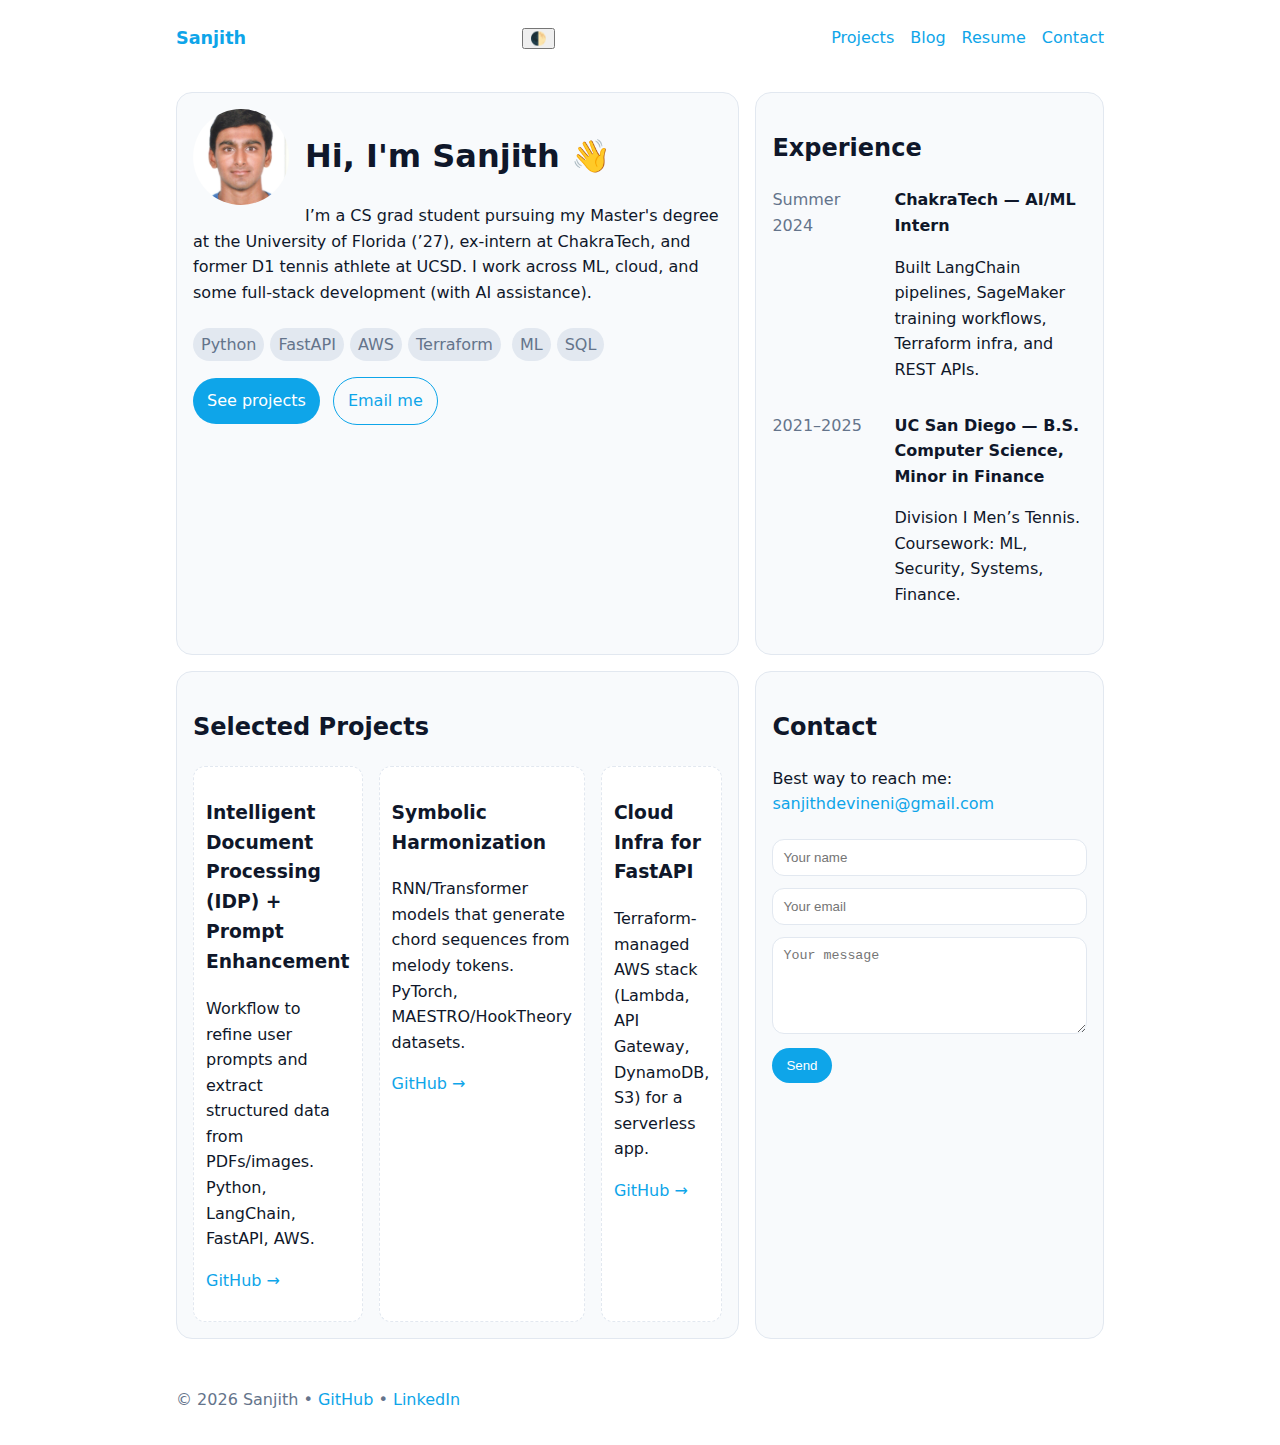
<file: index.html>
<!doctype html>
<html lang="en">
<head>
  <meta charset="utf-8">
  <meta name="viewport" content="width=device-width, initial-scale=1">
  <title>Sanjith | Personal Site</title>
  <meta name="description" content="Sanjith — CS grad student and aspiring software/ML engineer. Projects, experience, resume, and contact.">
  <link rel="icon" href="/favicon.svg" type="image/svg+xml">
  <meta property="og:title" content="Sanjith | Personal Site">
  <meta property="og:description" content="Projects, experience, resume, and contact.">
  <meta property="og:type" content="website">
  <meta property="og:url" content="https://sanjithdevineni.github.io/">
  <meta property="og:image" content="https://sanjithdevineni.github.io/assets/img/og-image.png">
  <meta name="theme-color" content="#0ea5e9">
  <script type="application/ld+json">
  {
    "@context": "https://schema.org",
    "@type": "Person",
    "name": "Sanjith",
    "url": "https://sanjithdevineni.github.io/",
    "sameAs": [
      "https://github.com/sanjithdevineni",
      "https://www.linkedin.com/in/sanjith-devineni/"
    ],
    "jobTitle": "CS Graduate Student",
    "affiliation": "University of Florida",
    "alumniOf": "UC San Diego"
  }
  </script>
  <link rel="stylesheet" href="/assets/css/style.css">
</head>
<body>
  <header class="container">
    <nav class="nav">
      <a href="/" class="brand">Sanjith</a>
      <button id="themeToggle" aria-label="Toggle dark mode">🌓</button>
      <ul class="menu">
        <li><a href="/projects.html">Projects</a></li>
        <li><a href="/blog/">Blog</a></li>
        <li><a href="/resume.pdf" target="_blank" rel="noopener">Resume</a></li>
        <li><a href="#contact">Contact</a></li>
      </ul>
    </nav>
  </header>

  <main class="container grid">
    <section class="hero card">
      <img src="/assets/img/Sanjith Passport Photo_29_JUN_2019.jpeg" alt="Sanjith headshot" class="avatar">
      <div>
        <h1>Hi, I'm Sanjith 👋</h1>
        <p>I’m a CS grad student pursuing my Master's degree at the University of Florida (’27), ex-intern at ChakraTech, and former D1 tennis athlete at UCSD. I work across ML, cloud, and some full‑stack development (with AI assistance).</p>
        <p class="chips">
          <span>Python</span><span>FastAPI</span><span>AWS</span><span>Terraform</span>
          <span>ML</span><span>SQL</span>
        </p>
        <p>
          <a class="btn" href="/projects.html">See projects</a>
          <a class="btn ghost" href="mailto:sanjithdevineni@gmail.com">Email me</a>
        </p>
      </div>
    </section>

    <section class="card">
      <h2>Experience</h2>
      <ul class="timeline">
        <li>
          <div class="time">Summer 2024</div>
          <div class="content">
            <strong>ChakraTech — AI/ML Intern</strong>
            <p>Built LangChain pipelines, SageMaker training workflows, Terraform infra, and REST APIs.</p>
          </div>
        </li>
        <li>
          <div class="time">2021–2025</div>
          <div class="content">
            <strong>UC San Diego — B.S. Computer Science, Minor in Finance</strong>
            <p>Division I Men’s Tennis. Coursework: ML, Security, Systems, Finance.</p>
          </div>
        </li>
      </ul>
    </section>

    <section class="card">
      <h2>Selected Projects</h2>
      <div class="cards">
        <article class="project">
          <h3>Intelligent Document Processing (IDP) + Prompt Enhancement</h3>
          <p>Workflow to refine user prompts and extract structured data from PDFs/images. Python, LangChain, FastAPI, AWS.</p>
          <p><a href="https://github.com/sanjithdevineni/idp-prompt-enhancer" target="_blank" rel="noopener">GitHub →</a></p>
        </article>
        <article class="project">
          <h3>Symbolic Harmonization</h3>
          <p>RNN/Transformer models that generate chord sequences from melody tokens. PyTorch, MAESTRO/HookTheory datasets.</p>
          <p><a href="https://github.com/sanjithdevineni/symbolic-harmonization" target="_blank" rel="noopener">GitHub →</a></p>
        </article>
        <article class="project">
          <h3>Cloud Infra for FastAPI</h3>
          <p>Terraform-managed AWS stack (Lambda, API Gateway, DynamoDB, S3) for a serverless app.</p>
          <p><a href="https://github.com/sanjithdevineni/fastapi-aws" target="_blank" rel="noopener">GitHub →</a></p>
        </article>
      </div>
    </section>

    <section class="card" id="contact">
      <h2>Contact</h2>
      <p>Best way to reach me: <a href="mailto:sanjithdevineni@gmail.com">sanjithdevineni@gmail.com</a></p>
      <form action="https://formspree.io/f/xandqoyp" method="POST" class="contact">
        <input name="name" type="text" placeholder="Your name" required>
        <input name="email" type="email" placeholder="Your email" required>
        <textarea name="message" rows="5" placeholder="Your message" required></textarea>
        <button type="submit" class="btn">Send</button>
      </form>
    </section>
  </main>

  <footer class="container">
    <p>© <span id="year"></span> Sanjith • <a href="https://github.com/sanjithdevineni" target="_blank" rel="noopener">GitHub</a> • <a href="https://www.linkedin.com/in/sanjith-devineni/" target="_blank" rel="noopener">LinkedIn</a></p>
  </footer>

  <script src="/assets/js/main.js"></script>
</body>
</html>
</file>
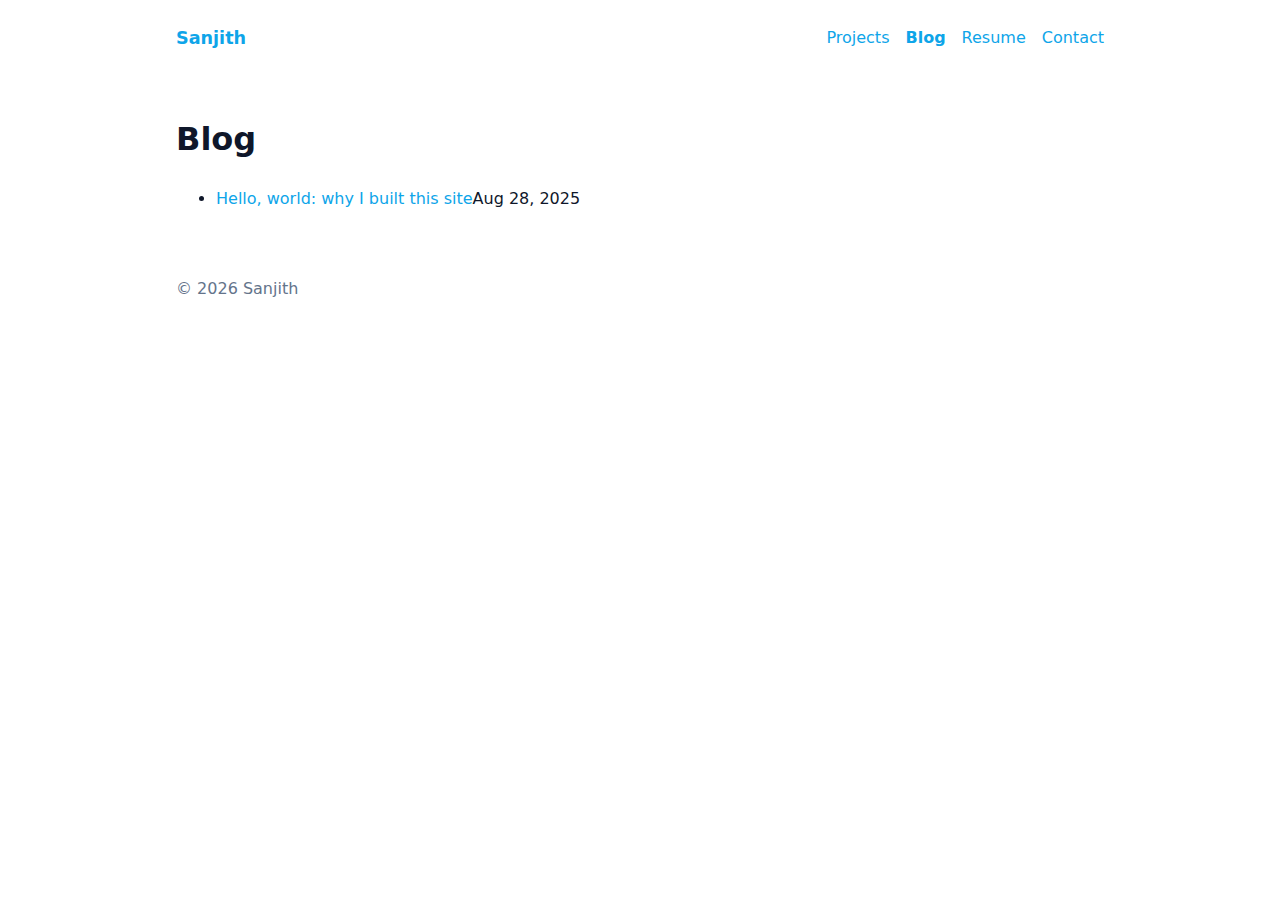
<file: blog/index.html>
<!doctype html>
<html lang="en">
<head>
  <meta charset="utf-8">
  <meta name="viewport" content="width=device-width, initial-scale=1">
  <title>Blog — Sanjith</title>
  <meta name="description" content="Thoughts on ML, systems, and career.">
  <link rel="icon" href="/favicon.svg" type="image/svg+xml">
  <link rel="stylesheet" href="/assets/css/style.css">
</head>
<body>
  <header class="container">
    <nav class="nav">
      <a href="/" class="brand">Sanjith</a>
      <ul class="menu">
        <li><a href="/projects.html">Projects</a></li>
        <li><a class="active" href="/blog/">Blog</a></li>
        <li><a href="/resume.pdf" target="_blank" rel="noopener">Resume</a></li>
        <li><a href="/#contact">Contact</a></li>
      </ul>
    </nav>
  </header>

  <main class="container">
    <h1>Blog</h1>
    <ul class="post-list">
      <li><a href="/blog/hello-world.html">Hello, world: why I built this site</a><span class="date">Aug 28, 2025</span></li>
    </ul>
  </main>

  <footer class="container">
    <p>© <span id="year"></span> Sanjith</p>
  </footer>
  <script src="/assets/js/main.js"></script>
</body>
</html>
</file>
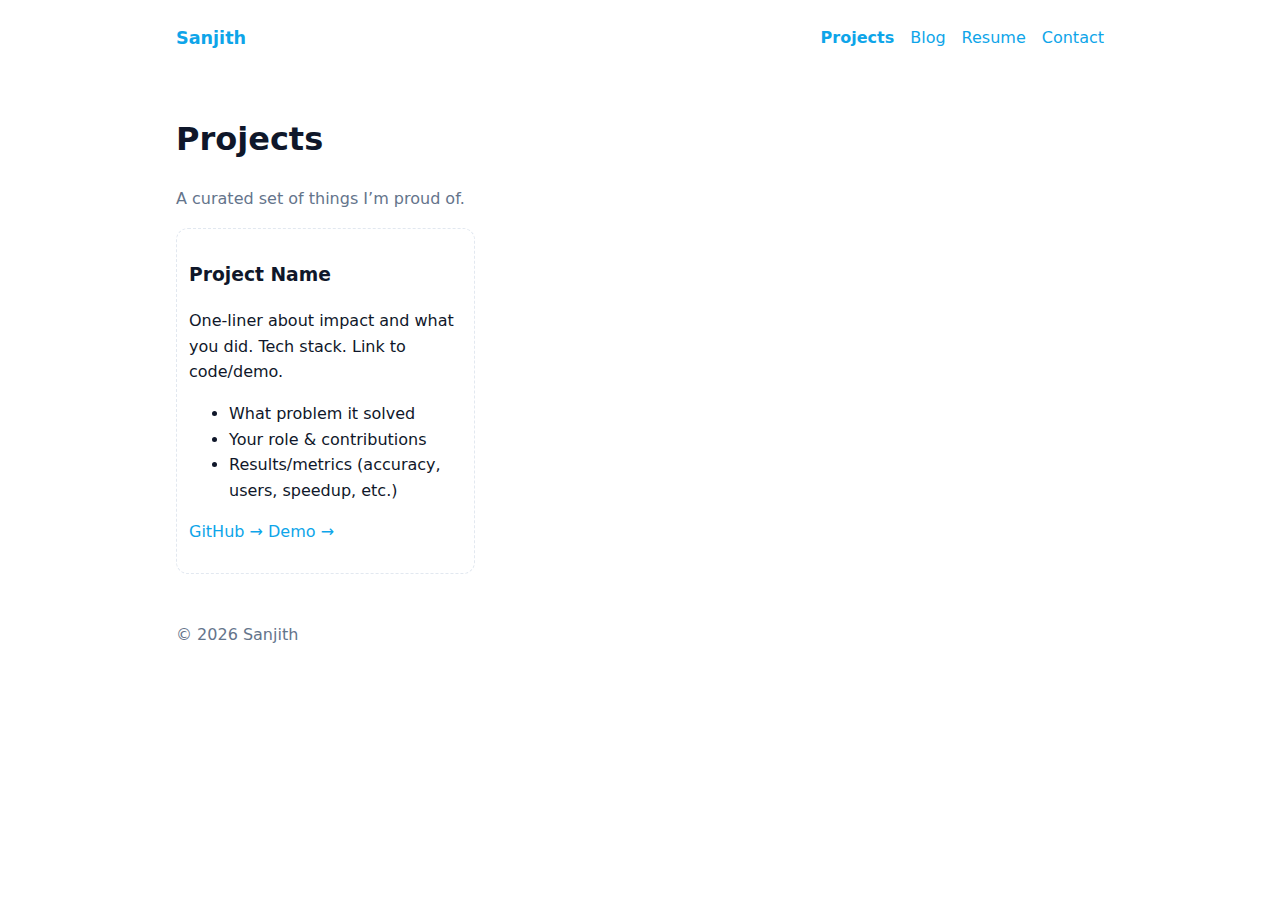
<file: projects.html>
<!doctype html>
<html lang="en">
<head>
  <meta charset="utf-8">
  <meta name="viewport" content="width=device-width, initial-scale=1">
  <title>Projects — Sanjith</title>
  <meta name="description" content="Sanjith's software, ML, and cloud projects">
  <link rel="icon" href="/favicon.svg" type="image/svg+xml">
  <link rel="stylesheet" href="/assets/css/style.css">
</head>
<body>
  <header class="container">
    <nav class="nav">
      <a href="/" class="brand">Sanjith</a>
      <ul class="menu">
        <li><a class="active" href="/projects.html">Projects</a></li>
        <li><a href="/blog/">Blog</a></li>
        <li><a href="/resume.pdf" target="_blank" rel="noopener">Resume</a></li>
        <li><a href="/#contact">Contact</a></li>
      </ul>
    </nav>
  </header>

  <main class="container">
    <h1>Projects</h1>
    <p class="muted">A curated set of things I’m proud of.</p>

    <section class="cards">
      <!-- Duplicate <article> blocks for each project -->
      <article class="project">
        <h3>Project Name</h3>
        <p>One-liner about impact and what you did. Tech stack. Link to code/demo.</p>
        <ul class="bullets">
          <li>What problem it solved</li>
          <li>Your role & contributions</li>
          <li>Results/metrics (accuracy, users, speedup, etc.)</li>
        </ul>
        <p><a href="#" target="_blank" rel="noopener">GitHub →</a> <a href="#" target="_blank" rel="noopener">Demo →</a></p>
      </article>
    </section>
  </main>

  <footer class="container">
    <p>© <span id="year"></span> Sanjith</p>
  </footer>
  <script src="/assets/js/main.js"></script>
</body>
</html>
</file>
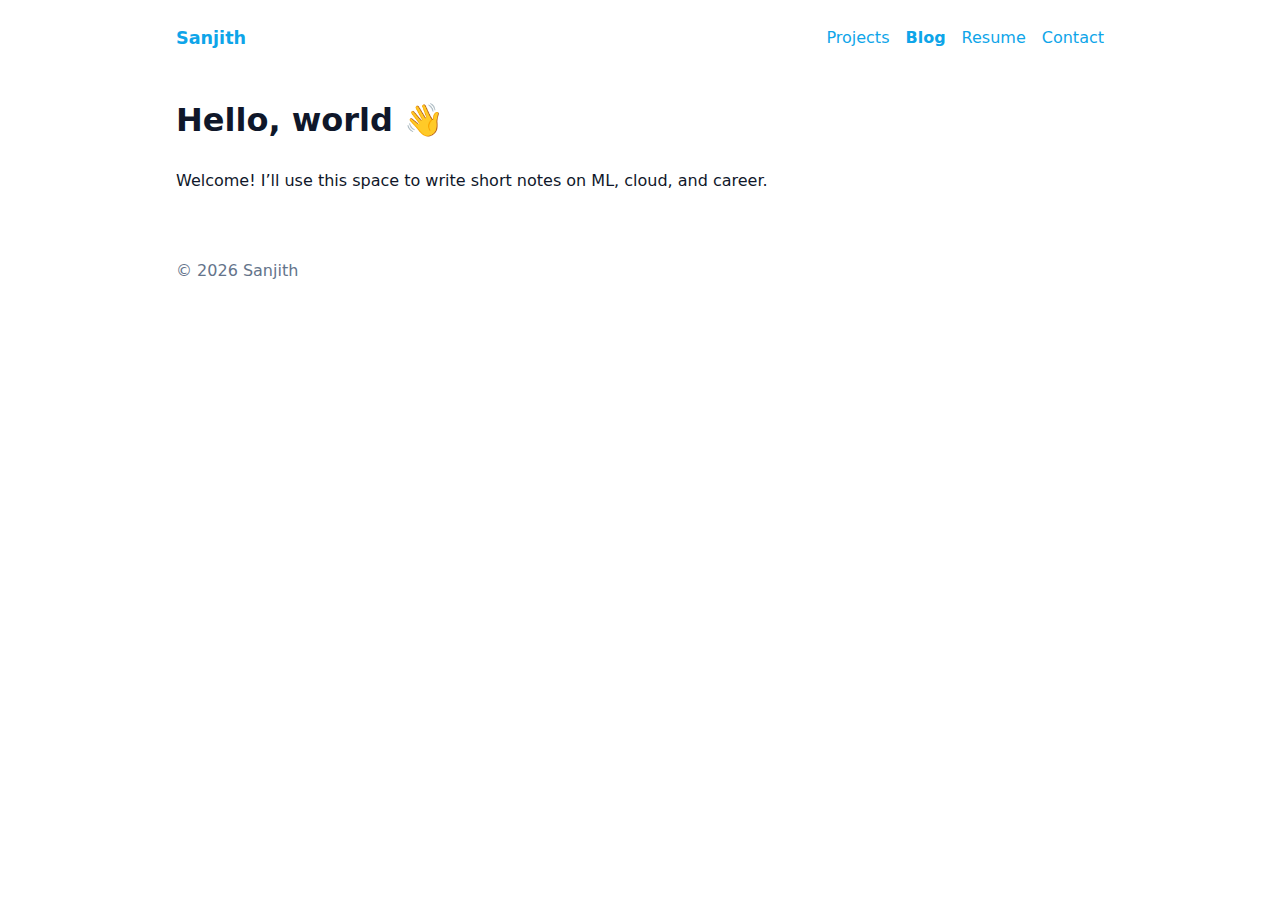
<file: blog/hello-world.html>
<!doctype html>
<html lang="en">
<head>
  <meta charset="utf-8">
  <meta name="viewport" content="width=device-width, initial-scale=1">
  <title>Hello, world — Sanjith</title>
  <meta name="description" content="First post on my personal site.">
  <link rel="icon" href="/favicon.svg" type="image/svg+xml">
  <link rel="stylesheet" href="/assets/css/style.css">
</head>
<body>
  <header class="container">
    <nav class="nav">
      <a href="/" class="brand">Sanjith</a>
      <ul class="menu">
        <li><a href="/projects.html">Projects</a></li>
        <li><a class="active" href="/blog/">Blog</a></li>
        <li><a href="/resume.pdf" target="_blank" rel="noopener">Resume</a></li>
        <li><a href="/#contact">Contact</a></li>
      </ul>
    </nav>
  </header>

  <main class="container prose">
    <h1>Hello, world 👋</h1>
    <p>Welcome! I’ll use this space to write short notes on ML, cloud, and career.</p>
  </main>

  <footer class="container">
    <p>© <span id="year"></span> Sanjith</p>
  </footer>
  <script src="/assets/js/main.js"></script>
</body>
</html>
</file>
<file: assets/css/style.css>
/* Minimal, clean, responsive layout with dark mode */
:root{
  --bg:#ffffff; --fg:#0f172a; --muted:#64748b; --card:#f8fafc; --border:#e2e8f0; --brand:#0ea5e9;
}
:root.dark{
  --bg:#0b1220; --fg:#e5e7eb; --muted:#94a3b8; --card:#0f172a; --border:#1f2937; --brand:#38bdf8;
}
*{box-sizing:border-box}
body{margin:0;background:var(--bg);color:var(--fg);font:16px/1.6 system-ui, -apple-system, Segoe UI, Roboto, Inter, Arial,sans-serif}
a{color:var(--brand);text-decoration:none}
.container{max-width:960px;margin:0 auto;padding:16px}
.nav{display:flex;align-items:center;justify-content:space-between;padding:8px 0}
.brand{font-weight:700;font-size:1.1rem}
.menu{list-style:none;display:flex;gap:16px;margin:0;padding:0}
.menu a.active{font-weight:600}
.grid{display:grid;grid-template-columns:1fr;gap:16px}
@media (min-width:900px){.grid{grid-template-columns:1fr 1fr}}
.card{background:var(--card);border:1px solid var(--border);border-radius:16px;padding:16px}
.avatar{width:96px;height:96px;border-radius:50%;object-fit:cover;margin-right:16px;float:left}
.hero .btn{margin-right:8px}
.btn{display:inline-block;padding:10px 14px;border-radius:999px;background:var(--brand);color:white;border:0}
.btn.ghost{background:transparent;color:var(--brand);border:1px solid var(--brand)}
.chips span{display:inline-block;background:var(--border);color:var(--muted);padding:4px 8px;border-radius:999px;margin-right:6px;margin-top:6px}
.timeline{list-style:none;padding:0;margin:0}
.timeline li{display:flex;gap:12px;margin:14px 0}
.timeline .time{min-width:110px;color:var(--muted)}
.cards{display:grid;grid-template-columns:1fr;gap:16px}
@media (min-width:700px){.cards{grid-template-columns:1fr 1fr 1fr}}
.project{background:var(--bg);border:1px dashed var(--border);border-radius:12px;padding:12px}
.contact input,.contact textarea{width:100%;padding:10px;border:1px solid var(--border);border-radius:12px;margin:6px 0;background:var(--bg);color:var(--fg)}
footer{color:var(--muted);margin:24px 0}
.muted{color:var(--muted)}
.prose h1,.prose h2,.prose h3{margin-top:0.2rem}
</file>
